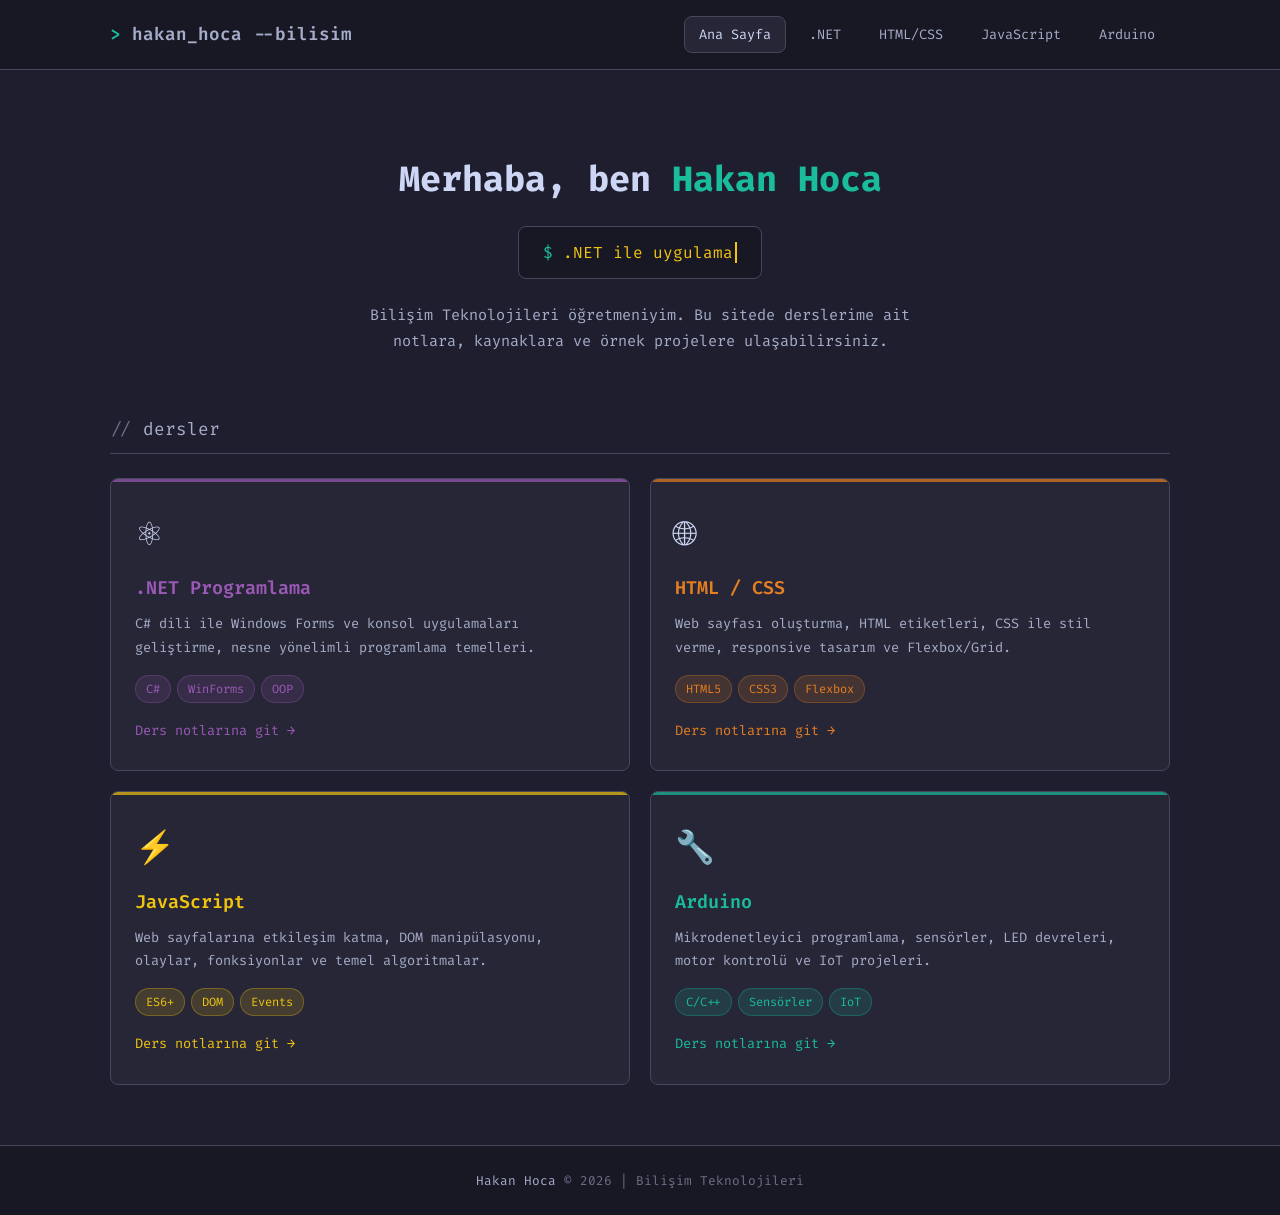
<file: index.html>
<!DOCTYPE html>
<html lang="tr">
<head>
  <meta charset="UTF-8">
  <meta name="viewport" content="width=device-width, initial-scale=1.0">
  <title>Hakan Hoca | Bilişim Teknolojileri</title>
  <link rel="stylesheet" href="css/style.css">
</head>
<body>

  <!-- HEADER -->
  <header class="header">
    <div class="container">
      <a href="index.html" class="logo">
        <span class="prompt">&gt;</span> <span class="command">hakan_hoca --bilisim</span>
      </a>
      <button class="mobile-toggle" aria-label="Menü">☰</button>
      <nav class="nav">
        <a href="index.html" class="active">Ana Sayfa</a>
        <a href="pages/dotnet.html">.NET</a>
        <a href="pages/htmlcss.html">HTML/CSS</a>
        <a href="pages/javascript.html">JavaScript</a>
        <a href="pages/arduino.html">Arduino</a>
      </nav>
    </div>
  </header>

  <!-- HERO -->
  <section class="hero">
    <div class="container">
      <h1>Merhaba, ben <span class="highlight">Hakan Hoca</span></h1>
      <div class="typing-wrapper">
        <span class="prefix">$</span> <span id="typing-text"></span>
      </div>
      <p>Bilişim Teknolojileri öğretmeniyim. Bu sitede derslerime ait notlara, kaynaklara ve örnek projelere ulaşabilirsiniz.</p>
    </div>
  </section>

  <!-- DERSLER -->
  <section class="container">
    <div class="section-title">// <span>dersler</span></div>
    <div class="cards-grid">

      <!-- .NET -->
      <a href="pages/dotnet.html" class="card dotnet">
        <div class="card-icon">⚛</div>
        <h3>.NET Programlama</h3>
        <p>C# dili ile Windows Forms ve konsol uygulamaları geliştirme, nesne yönelimli programlama temelleri.</p>
        <div class="tag-list">
          <span class="tag">C#</span>
          <span class="tag">WinForms</span>
          <span class="tag">OOP</span>
        </div>
        <span class="card-link">Ders notlarına git →</span>
      </a>

      <!-- HTML/CSS -->
      <a href="pages/htmlcss.html" class="card htmlcss">
        <div class="card-icon">🌐</div>
        <h3>HTML / CSS</h3>
        <p>Web sayfası oluşturma, HTML etiketleri, CSS ile stil verme, responsive tasarım ve Flexbox/Grid.</p>
        <div class="tag-list">
          <span class="tag">HTML5</span>
          <span class="tag">CSS3</span>
          <span class="tag">Flexbox</span>
        </div>
        <span class="card-link">Ders notlarına git →</span>
      </a>

      <!-- JavaScript -->
      <a href="pages/javascript.html" class="card javascript">
        <div class="card-icon">⚡</div>
        <h3>JavaScript</h3>
        <p>Web sayfalarına etkileşim katma, DOM manipülasyonu, olaylar, fonksiyonlar ve temel algoritmalar.</p>
        <div class="tag-list">
          <span class="tag">ES6+</span>
          <span class="tag">DOM</span>
          <span class="tag">Events</span>
        </div>
        <span class="card-link">Ders notlarına git →</span>
      </a>

      <!-- Arduino -->
      <a href="pages/arduino.html" class="card arduino">
        <div class="card-icon">🔧</div>
        <h3>Arduino</h3>
        <p>Mikrodenetleyici programlama, sensörler, LED devreleri, motor kontrolü ve IoT projeleri.</p>
        <div class="tag-list">
          <span class="tag">C/C++</span>
          <span class="tag">Sensörler</span>
          <span class="tag">IoT</span>
        </div>
        <span class="card-link">Ders notlarına git →</span>
      </a>

    </div>
  </section>

  <!-- FOOTER -->
  <footer class="footer">
    <div class="container">
      <p><span>Hakan Hoca</span> &copy; 2026 | Bilişim Teknolojileri</p>
    </div>
  </footer>

  <script src="js/main.js"></script>
</body>
</html>
</file>
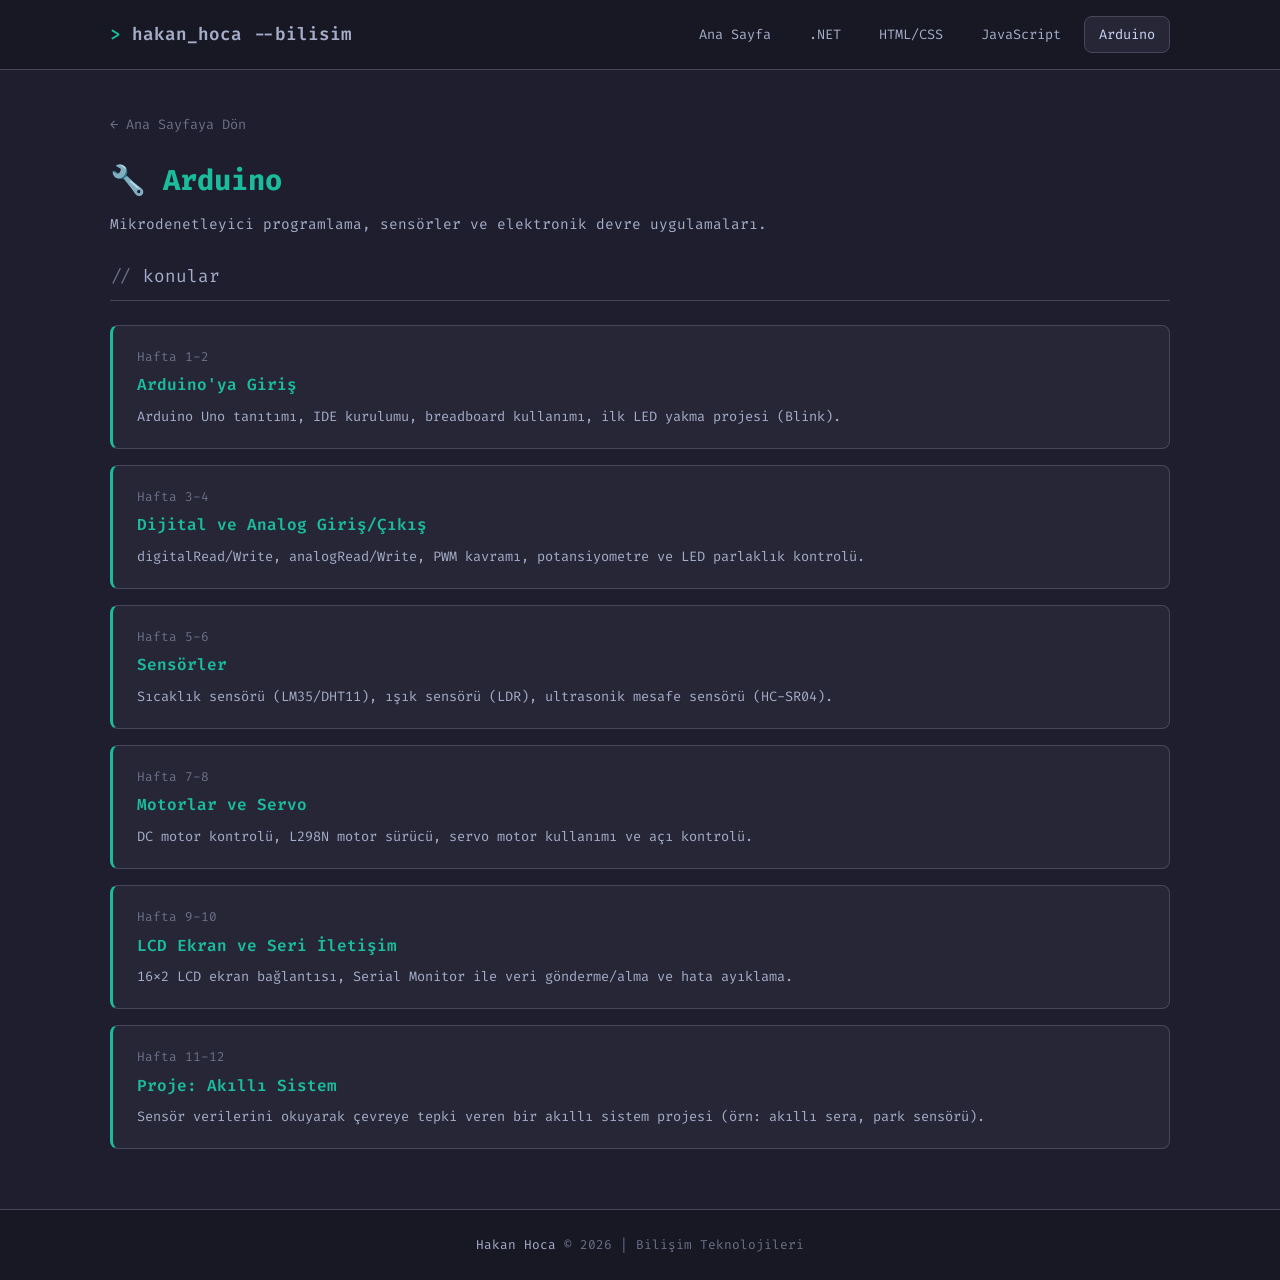
<file: pages/arduino.html>
<!DOCTYPE html>
<html lang="tr">
<head>
  <meta charset="UTF-8">
  <meta name="viewport" content="width=device-width, initial-scale=1.0">
  <title>Arduino | Hakan Hoca</title>
  <link rel="stylesheet" href="../css/style.css">
  <style>:root { --page-accent: #1abc9c; }</style>
</head>
<body>

  <!-- HEADER -->
  <header class="header">
    <div class="container">
      <a href="../index.html" class="logo">
        <span class="prompt">&gt;</span> <span class="command">hakan_hoca --bilisim</span>
      </a>
      <button class="mobile-toggle" aria-label="Menü">☰</button>
      <nav class="nav">
        <a href="../index.html">Ana Sayfa</a>
        <a href="dotnet.html">.NET</a>
        <a href="htmlcss.html">HTML/CSS</a>
        <a href="javascript.html">JavaScript</a>
        <a href="arduino.html" class="active">Arduino</a>
      </nav>
    </div>
  </header>

  <!-- İÇERİK -->
  <section class="container">
    <div class="page-header">
      <a href="../index.html" class="back-link">← Ana Sayfaya Dön</a>
      <h1 class="page-title" style="color: var(--page-accent);">🔧 Arduino</h1>
      <p class="page-desc">Mikrodenetleyici programlama, sensörler ve elektronik devre uygulamaları.</p>
    </div>

    <div class="section-title">// <span>konular</span></div>

    <div class="topics-grid">
      <div class="topic-card">
        <div class="topic-number">Hafta 1-2</div>
        <h3>Arduino'ya Giriş</h3>
        <p>Arduino Uno tanıtımı, IDE kurulumu, breadboard kullanımı, ilk LED yakma projesi (Blink).</p>
      </div>

      <div class="topic-card">
        <div class="topic-number">Hafta 3-4</div>
        <h3>Dijital ve Analog Giriş/Çıkış</h3>
        <p>digitalRead/Write, analogRead/Write, PWM kavramı, potansiyometre ve LED parlaklık kontrolü.</p>
      </div>

      <div class="topic-card">
        <div class="topic-number">Hafta 5-6</div>
        <h3>Sensörler</h3>
        <p>Sıcaklık sensörü (LM35/DHT11), ışık sensörü (LDR), ultrasonik mesafe sensörü (HC-SR04).</p>
      </div>

      <div class="topic-card">
        <div class="topic-number">Hafta 7-8</div>
        <h3>Motorlar ve Servo</h3>
        <p>DC motor kontrolü, L298N motor sürücü, servo motor kullanımı ve açı kontrolü.</p>
      </div>

      <div class="topic-card">
        <div class="topic-number">Hafta 9-10</div>
        <h3>LCD Ekran ve Seri İletişim</h3>
        <p>16x2 LCD ekran bağlantısı, Serial Monitor ile veri gönderme/alma ve hata ayıklama.</p>
      </div>

      <div class="topic-card">
        <div class="topic-number">Hafta 11-12</div>
        <h3>Proje: Akıllı Sistem</h3>
        <p>Sensör verilerini okuyarak çevreye tepki veren bir akıllı sistem projesi (örn: akıllı sera, park sensörü).</p>
      </div>
    </div>
  </section>

  <!-- FOOTER -->
  <footer class="footer">
    <div class="container">
      <p><span>Hakan Hoca</span> &copy; 2026 | Bilişim Teknolojileri</p>
    </div>
  </footer>

  <script src="../js/main.js"></script>
</body>
</html>
</file>
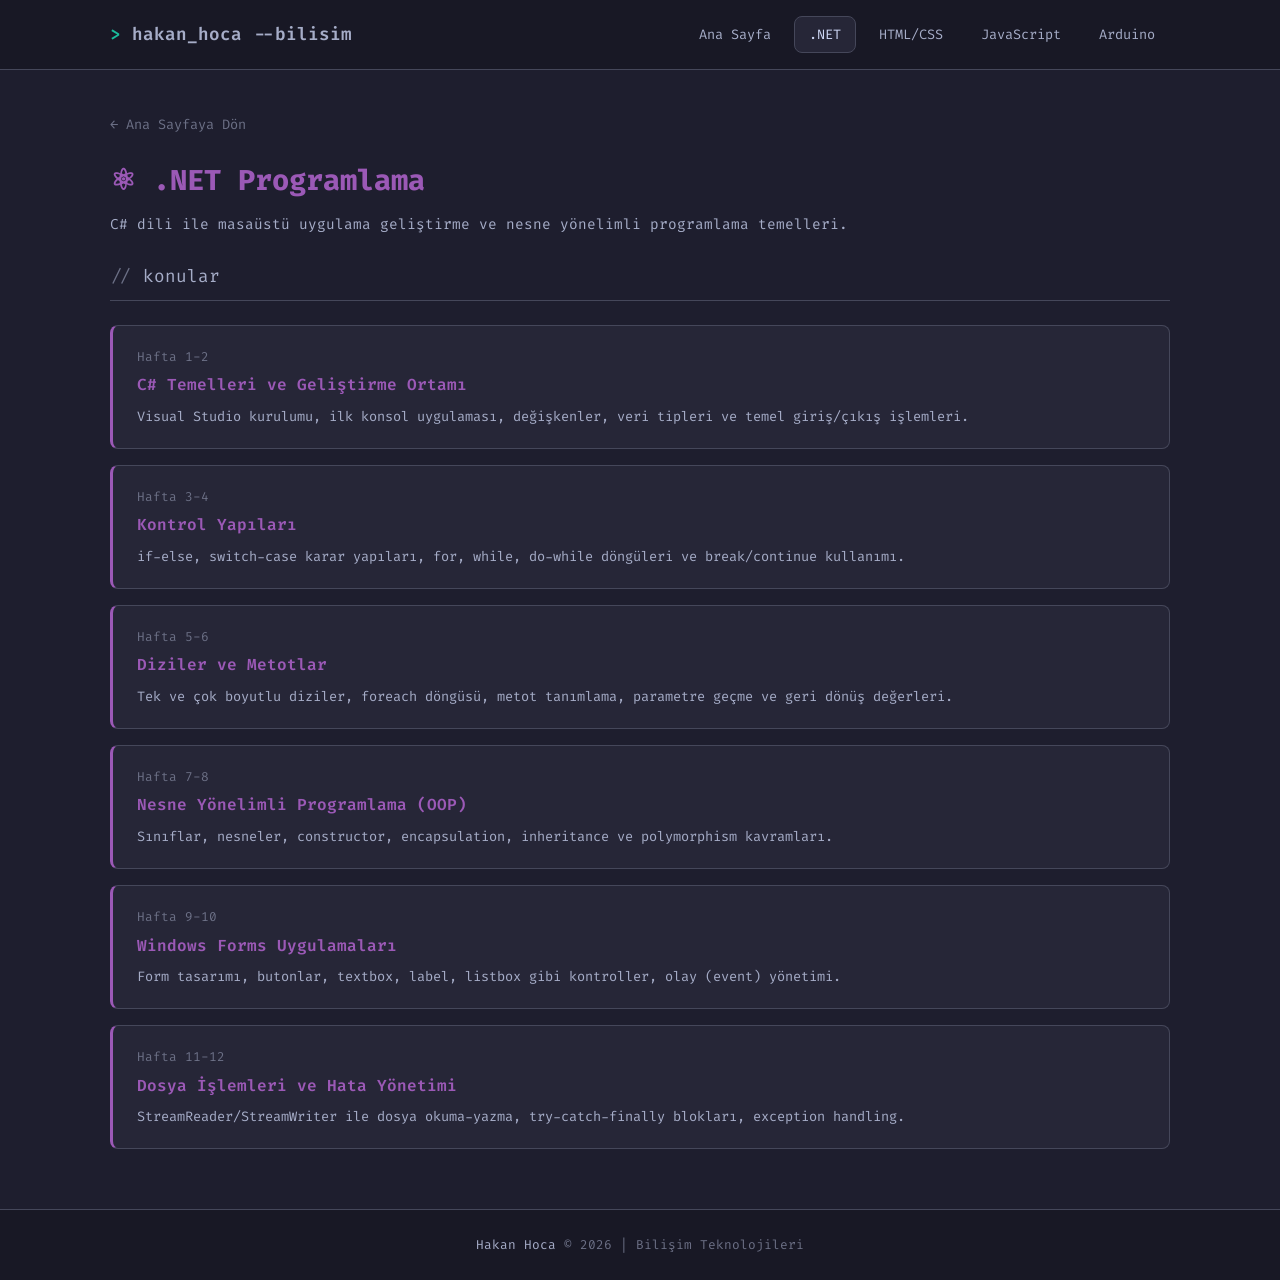
<file: pages/dotnet.html>
<!DOCTYPE html>
<html lang="tr">
<head>
  <meta charset="UTF-8">
  <meta name="viewport" content="width=device-width, initial-scale=1.0">
  <title>.NET Programlama | Hakan Hoca</title>
  <link rel="stylesheet" href="../css/style.css">
  <style>:root { --page-accent: #9b59b6; }</style>
</head>
<body>

  <!-- HEADER -->
  <header class="header">
    <div class="container">
      <a href="../index.html" class="logo">
        <span class="prompt">&gt;</span> <span class="command">hakan_hoca --bilisim</span>
      </a>
      <button class="mobile-toggle" aria-label="Menü">☰</button>
      <nav class="nav">
        <a href="../index.html">Ana Sayfa</a>
        <a href="dotnet.html" class="active">.NET</a>
        <a href="htmlcss.html">HTML/CSS</a>
        <a href="javascript.html">JavaScript</a>
        <a href="arduino.html">Arduino</a>
      </nav>
    </div>
  </header>

  <!-- İÇERİK -->
  <section class="container">
    <div class="page-header">
      <a href="../index.html" class="back-link">← Ana Sayfaya Dön</a>
      <h1 class="page-title" style="color: var(--page-accent);">⚛ .NET Programlama</h1>
      <p class="page-desc">C# dili ile masaüstü uygulama geliştirme ve nesne yönelimli programlama temelleri.</p>
    </div>

    <div class="section-title">// <span>konular</span></div>

    <div class="topics-grid">
      <div class="topic-card">
        <div class="topic-number">Hafta 1-2</div>
        <h3>C# Temelleri ve Geliştirme Ortamı</h3>
        <p>Visual Studio kurulumu, ilk konsol uygulaması, değişkenler, veri tipleri ve temel giriş/çıkış işlemleri.</p>
      </div>

      <div class="topic-card">
        <div class="topic-number">Hafta 3-4</div>
        <h3>Kontrol Yapıları</h3>
        <p>if-else, switch-case karar yapıları, for, while, do-while döngüleri ve break/continue kullanımı.</p>
      </div>

      <div class="topic-card">
        <div class="topic-number">Hafta 5-6</div>
        <h3>Diziler ve Metotlar</h3>
        <p>Tek ve çok boyutlu diziler, foreach döngüsü, metot tanımlama, parametre geçme ve geri dönüş değerleri.</p>
      </div>

      <div class="topic-card">
        <div class="topic-number">Hafta 7-8</div>
        <h3>Nesne Yönelimli Programlama (OOP)</h3>
        <p>Sınıflar, nesneler, constructor, encapsulation, inheritance ve polymorphism kavramları.</p>
      </div>

      <div class="topic-card">
        <div class="topic-number">Hafta 9-10</div>
        <h3>Windows Forms Uygulamaları</h3>
        <p>Form tasarımı, butonlar, textbox, label, listbox gibi kontroller, olay (event) yönetimi.</p>
      </div>

      <div class="topic-card">
        <div class="topic-number">Hafta 11-12</div>
        <h3>Dosya İşlemleri ve Hata Yönetimi</h3>
        <p>StreamReader/StreamWriter ile dosya okuma-yazma, try-catch-finally blokları, exception handling.</p>
      </div>
    </div>
  </section>

  <!-- FOOTER -->
  <footer class="footer">
    <div class="container">
      <p><span>Hakan Hoca</span> &copy; 2026 | Bilişim Teknolojileri</p>
    </div>
  </footer>

  <script src="../js/main.js"></script>
</body>
</html>
</file>
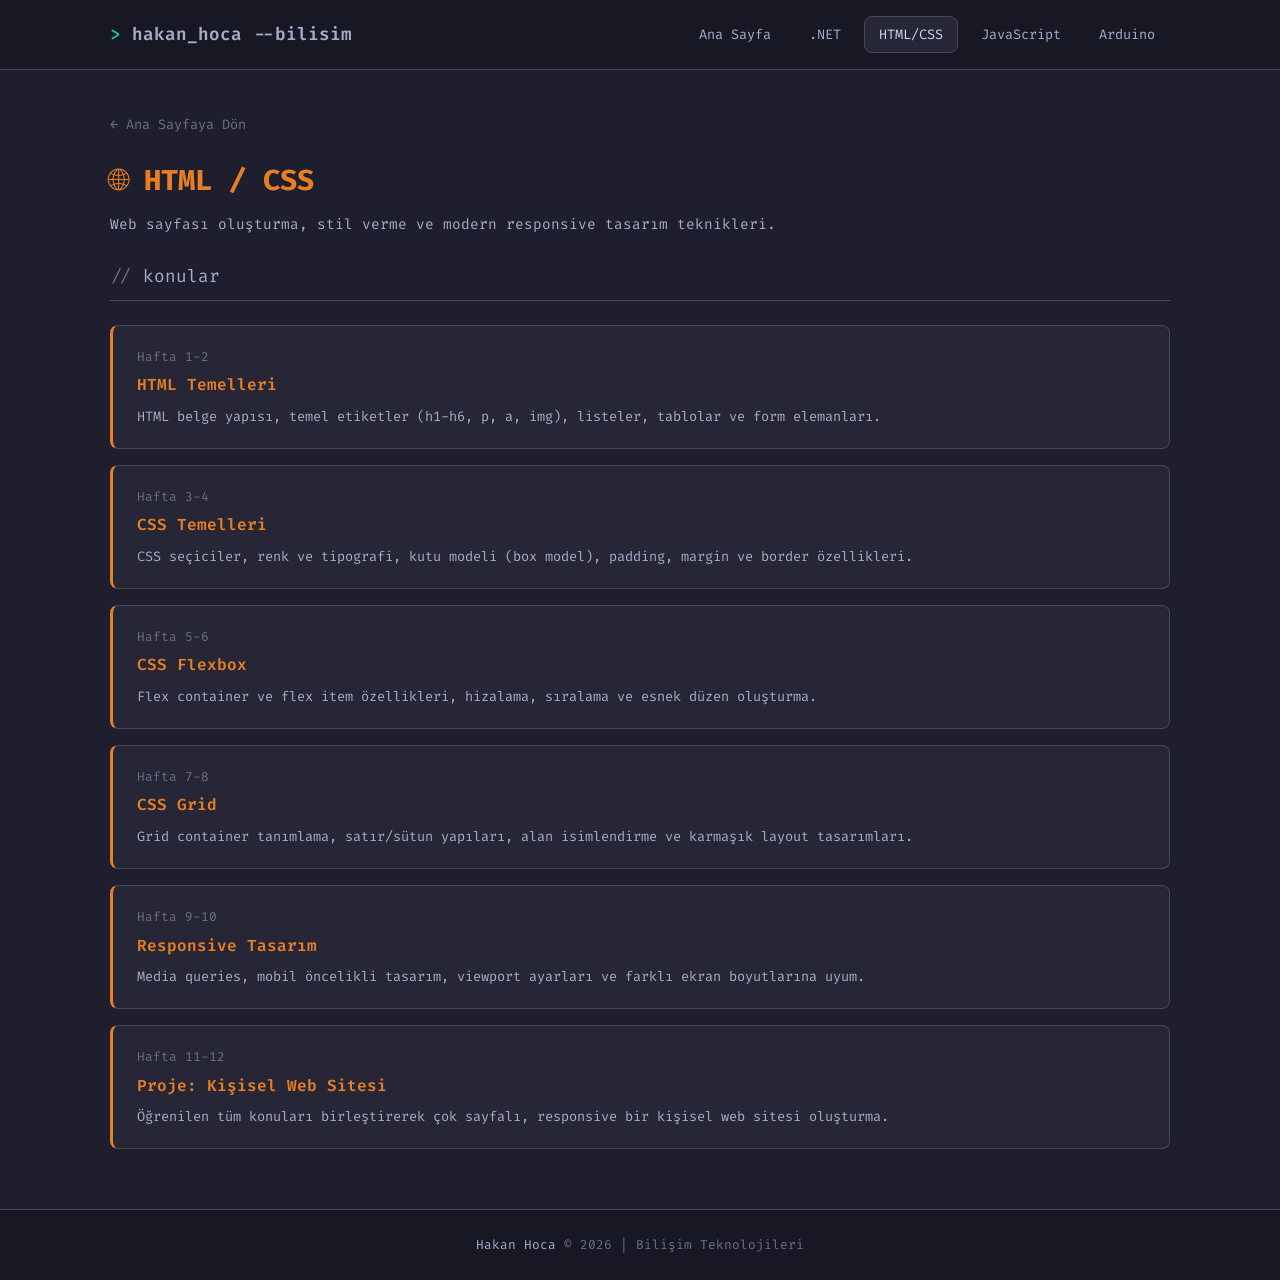
<file: pages/htmlcss.html>
<!DOCTYPE html>
<html lang="tr">
<head>
  <meta charset="UTF-8">
  <meta name="viewport" content="width=device-width, initial-scale=1.0">
  <title>HTML / CSS | Hakan Hoca</title>
  <link rel="stylesheet" href="../css/style.css">
  <style>:root { --page-accent: #e67e22; }</style>
</head>
<body>

  <!-- HEADER -->
  <header class="header">
    <div class="container">
      <a href="../index.html" class="logo">
        <span class="prompt">&gt;</span> <span class="command">hakan_hoca --bilisim</span>
      </a>
      <button class="mobile-toggle" aria-label="Menü">☰</button>
      <nav class="nav">
        <a href="../index.html">Ana Sayfa</a>
        <a href="dotnet.html">.NET</a>
        <a href="htmlcss.html" class="active">HTML/CSS</a>
        <a href="javascript.html">JavaScript</a>
        <a href="arduino.html">Arduino</a>
      </nav>
    </div>
  </header>

  <!-- İÇERİK -->
  <section class="container">
    <div class="page-header">
      <a href="../index.html" class="back-link">← Ana Sayfaya Dön</a>
      <h1 class="page-title" style="color: var(--page-accent);">🌐 HTML / CSS</h1>
      <p class="page-desc">Web sayfası oluşturma, stil verme ve modern responsive tasarım teknikleri.</p>
    </div>

    <div class="section-title">// <span>konular</span></div>

    <div class="topics-grid">
      <div class="topic-card">
        <div class="topic-number">Hafta 1-2</div>
        <h3>HTML Temelleri</h3>
        <p>HTML belge yapısı, temel etiketler (h1-h6, p, a, img), listeler, tablolar ve form elemanları.</p>
      </div>

      <div class="topic-card">
        <div class="topic-number">Hafta 3-4</div>
        <h3>CSS Temelleri</h3>
        <p>CSS seçiciler, renk ve tipografi, kutu modeli (box model), padding, margin ve border özellikleri.</p>
      </div>

      <div class="topic-card">
        <div class="topic-number">Hafta 5-6</div>
        <h3>CSS Flexbox</h3>
        <p>Flex container ve flex item özellikleri, hizalama, sıralama ve esnek düzen oluşturma.</p>
      </div>

      <div class="topic-card">
        <div class="topic-number">Hafta 7-8</div>
        <h3>CSS Grid</h3>
        <p>Grid container tanımlama, satır/sütun yapıları, alan isimlendirme ve karmaşık layout tasarımları.</p>
      </div>

      <div class="topic-card">
        <div class="topic-number">Hafta 9-10</div>
        <h3>Responsive Tasarım</h3>
        <p>Media queries, mobil öncelikli tasarım, viewport ayarları ve farklı ekran boyutlarına uyum.</p>
      </div>

      <div class="topic-card">
        <div class="topic-number">Hafta 11-12</div>
        <h3>Proje: Kişisel Web Sitesi</h3>
        <p>Öğrenilen tüm konuları birleştirerek çok sayfalı, responsive bir kişisel web sitesi oluşturma.</p>
      </div>
    </div>
  </section>

  <!-- FOOTER -->
  <footer class="footer">
    <div class="container">
      <p><span>Hakan Hoca</span> &copy; 2026 | Bilişim Teknolojileri</p>
    </div>
  </footer>

  <script src="../js/main.js"></script>
</body>
</html>
</file>
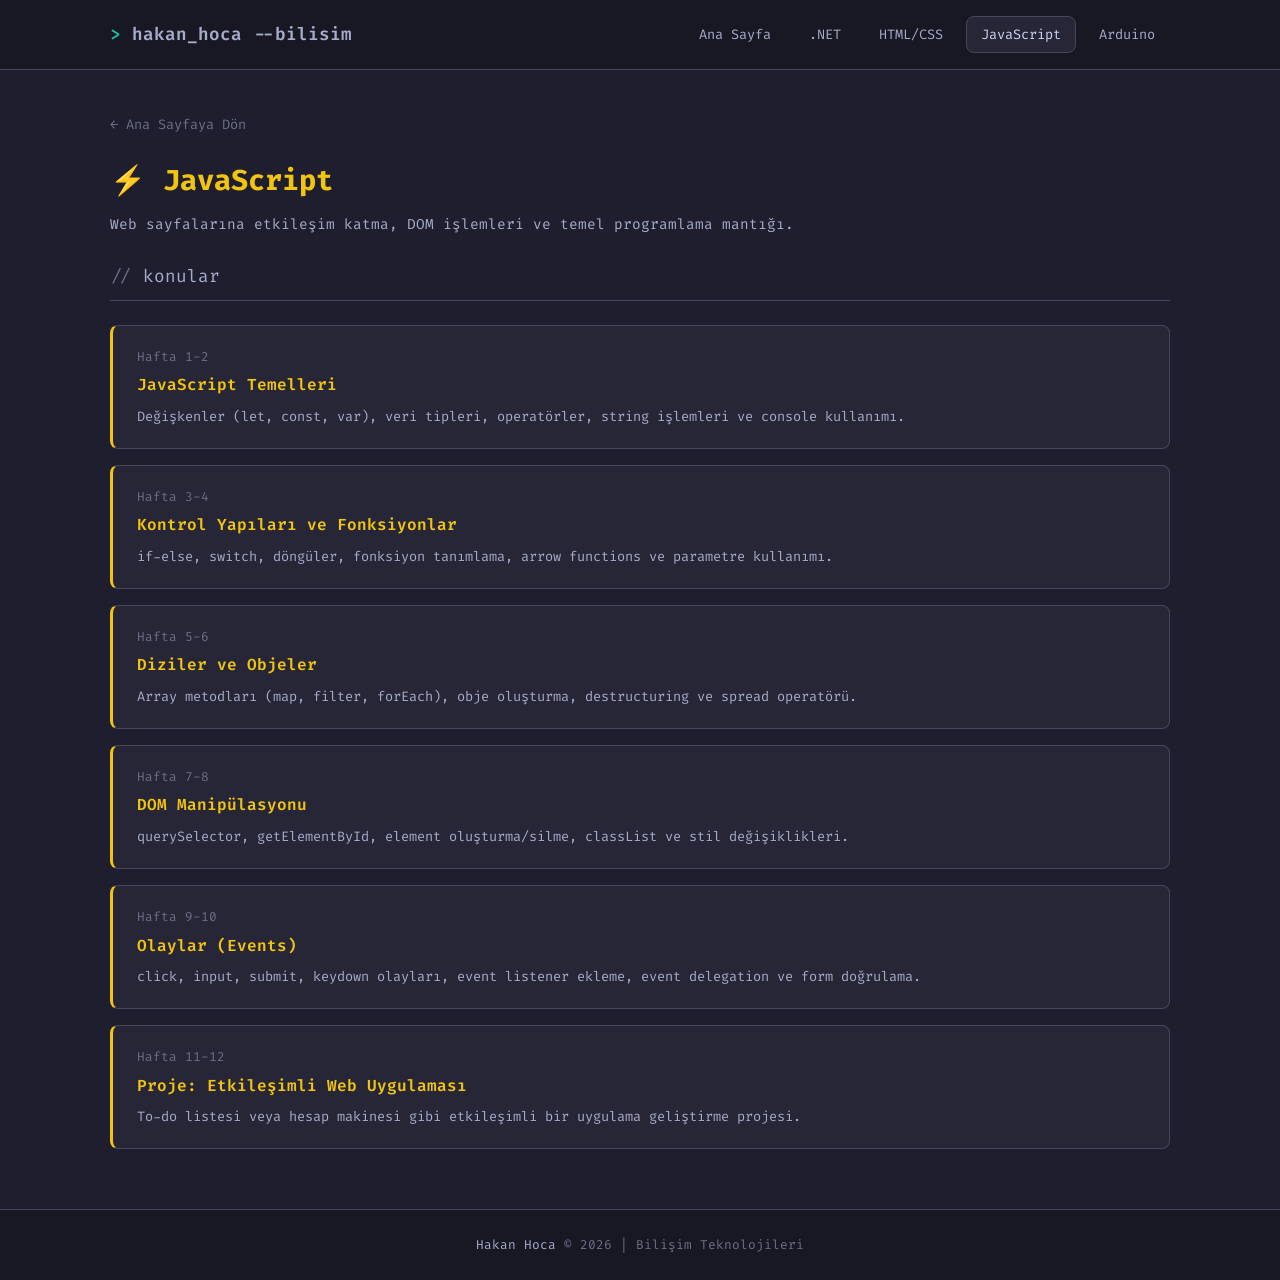
<file: pages/javascript.html>
<!DOCTYPE html>
<html lang="tr">
<head>
  <meta charset="UTF-8">
  <meta name="viewport" content="width=device-width, initial-scale=1.0">
  <title>JavaScript | Hakan Hoca</title>
  <link rel="stylesheet" href="../css/style.css">
  <style>:root { --page-accent: #f1c40f; }</style>
</head>
<body>

  <!-- HEADER -->
  <header class="header">
    <div class="container">
      <a href="../index.html" class="logo">
        <span class="prompt">&gt;</span> <span class="command">hakan_hoca --bilisim</span>
      </a>
      <button class="mobile-toggle" aria-label="Menü">☰</button>
      <nav class="nav">
        <a href="../index.html">Ana Sayfa</a>
        <a href="dotnet.html">.NET</a>
        <a href="htmlcss.html">HTML/CSS</a>
        <a href="javascript.html" class="active">JavaScript</a>
        <a href="arduino.html">Arduino</a>
      </nav>
    </div>
  </header>

  <!-- İÇERİK -->
  <section class="container">
    <div class="page-header">
      <a href="../index.html" class="back-link">← Ana Sayfaya Dön</a>
      <h1 class="page-title" style="color: var(--page-accent);">⚡ JavaScript</h1>
      <p class="page-desc">Web sayfalarına etkileşim katma, DOM işlemleri ve temel programlama mantığı.</p>
    </div>

    <div class="section-title">// <span>konular</span></div>

    <div class="topics-grid">
      <div class="topic-card">
        <div class="topic-number">Hafta 1-2</div>
        <h3>JavaScript Temelleri</h3>
        <p>Değişkenler (let, const, var), veri tipleri, operatörler, string işlemleri ve console kullanımı.</p>
      </div>

      <div class="topic-card">
        <div class="topic-number">Hafta 3-4</div>
        <h3>Kontrol Yapıları ve Fonksiyonlar</h3>
        <p>if-else, switch, döngüler, fonksiyon tanımlama, arrow functions ve parametre kullanımı.</p>
      </div>

      <div class="topic-card">
        <div class="topic-number">Hafta 5-6</div>
        <h3>Diziler ve Objeler</h3>
        <p>Array metodları (map, filter, forEach), obje oluşturma, destructuring ve spread operatörü.</p>
      </div>

      <div class="topic-card">
        <div class="topic-number">Hafta 7-8</div>
        <h3>DOM Manipülasyonu</h3>
        <p>querySelector, getElementById, element oluşturma/silme, classList ve stil değişiklikleri.</p>
      </div>

      <div class="topic-card">
        <div class="topic-number">Hafta 9-10</div>
        <h3>Olaylar (Events)</h3>
        <p>click, input, submit, keydown olayları, event listener ekleme, event delegation ve form doğrulama.</p>
      </div>

      <div class="topic-card">
        <div class="topic-number">Hafta 11-12</div>
        <h3>Proje: Etkileşimli Web Uygulaması</h3>
        <p>To-do listesi veya hesap makinesi gibi etkileşimli bir uygulama geliştirme projesi.</p>
      </div>
    </div>
  </section>

  <!-- FOOTER -->
  <footer class="footer">
    <div class="container">
      <p><span>Hakan Hoca</span> &copy; 2026 | Bilişim Teknolojileri</p>
    </div>
  </footer>

  <script src="../js/main.js"></script>
</body>
</html>
</file>
<file: css/style.css>
/* ========== IMPORTS ========== */
@import url('https://fonts.googleapis.com/css2?family=Fira+Code:wght@300;400;500;600;700&display=swap');

/* ========== CSS VARIABLES ========== */
:root {
  --bg-primary: #1e1e2e;
  --bg-secondary: #181825;
  --bg-card: #262637;
  --bg-card-hover: #2e2e42;
  --text-primary: #cdd6f4;
  --text-secondary: #a6adc8;
  --text-muted: #6c7086;
  --border-color: #45475a;
  --accent-dotnet: #9b59b6;
  --accent-htmlcss: #e67e22;
  --accent-js: #f1c40f;
  --accent-arduino: #1abc9c;
  --font-mono: 'Fira Code', 'Courier New', monospace;
  --radius: 8px;
  --transition: 0.3s ease;
}

/* ========== RESET & BASE ========== */
*, *::before, *::after {
  margin: 0;
  padding: 0;
  box-sizing: border-box;
}

html {
  scroll-behavior: smooth;
}

body {
  font-family: var(--font-mono);
  background-color: var(--bg-primary);
  color: var(--text-primary);
  line-height: 1.7;
  min-height: 100vh;
}

a {
  color: inherit;
  text-decoration: none;
}

/* ========== SCROLLBAR ========== */
::-webkit-scrollbar {
  width: 8px;
}
::-webkit-scrollbar-track {
  background: var(--bg-secondary);
}
::-webkit-scrollbar-thumb {
  background: var(--border-color);
  border-radius: 4px;
}
::-webkit-scrollbar-thumb:hover {
  background: var(--text-muted);
}

/* ========== LAYOUT ========== */
.container {
  max-width: 1100px;
  margin: 0 auto;
  padding: 0 20px;
}

/* ========== HEADER ========== */
.header {
  background: var(--bg-secondary);
  border-bottom: 1px solid var(--border-color);
  padding: 16px 0;
  position: sticky;
  top: 0;
  z-index: 100;
}

.header .container {
  display: flex;
  justify-content: space-between;
  align-items: center;
}

.logo {
  font-size: 1.1rem;
  font-weight: 600;
  color: var(--text-primary);
}

.logo .prompt {
  color: var(--accent-arduino);
}

.logo .command {
  color: var(--text-secondary);
}

.nav {
  display: flex;
  gap: 8px;
}

.nav a {
  padding: 6px 14px;
  border-radius: var(--radius);
  font-size: 0.85rem;
  color: var(--text-secondary);
  transition: var(--transition);
  border: 1px solid transparent;
}

.nav a:hover,
.nav a.active {
  color: var(--text-primary);
  background: var(--bg-card);
  border-color: var(--border-color);
}

.mobile-toggle {
  display: none;
  background: none;
  border: 1px solid var(--border-color);
  color: var(--text-primary);
  font-family: var(--font-mono);
  font-size: 1.2rem;
  padding: 4px 10px;
  border-radius: var(--radius);
  cursor: pointer;
}

/* ========== HERO ========== */
.hero {
  padding: 80px 0 60px;
  text-align: center;
}

.hero h1 {
  font-size: 2.2rem;
  font-weight: 700;
  margin-bottom: 16px;
}

.hero h1 .highlight {
  color: var(--accent-arduino);
}

.typing-wrapper {
  display: inline-block;
  background: var(--bg-secondary);
  border: 1px solid var(--border-color);
  border-radius: var(--radius);
  padding: 12px 24px;
  margin-bottom: 24px;
}

.typing-wrapper .prefix {
  color: var(--accent-arduino);
}

#typing-text {
  color: var(--accent-js);
  border-right: 2px solid var(--accent-js);
  padding-right: 2px;
}

.hero p {
  color: var(--text-secondary);
  font-size: 0.95rem;
  max-width: 600px;
  margin: 0 auto;
}

/* ========== DERS KARTLARI GRID ========== */
.section-title {
  font-size: 1.1rem;
  color: var(--text-muted);
  margin-bottom: 24px;
  padding-bottom: 8px;
  border-bottom: 1px solid var(--border-color);
}

.section-title span {
  color: var(--text-secondary);
}

.cards-grid {
  display: grid;
  grid-template-columns: repeat(2, 1fr);
  gap: 20px;
  padding-bottom: 60px;
}

/* ========== DERS KARTI ========== */
.card {
  background: var(--bg-card);
  border: 1px solid var(--border-color);
  border-radius: var(--radius);
  padding: 28px 24px;
  transition: var(--transition);
  position: relative;
  overflow: hidden;
  display: flex;
  flex-direction: column;
}

.card::before {
  content: '';
  position: absolute;
  top: 0;
  left: 0;
  right: 0;
  height: 3px;
  background: var(--card-accent);
  opacity: 0.7;
  transition: var(--transition);
}

.card:hover {
  transform: translateY(-4px);
  background: var(--bg-card-hover);
  border-color: var(--card-accent);
  box-shadow: 0 8px 30px rgba(0, 0, 0, 0.3), 0 0 15px color-mix(in srgb, var(--card-accent) 20%, transparent);
}

.card:hover::before {
  opacity: 1;
  height: 4px;
}

.card-icon {
  font-size: 2rem;
  margin-bottom: 12px;
}

.card h3 {
  font-size: 1.15rem;
  font-weight: 600;
  margin-bottom: 8px;
  color: var(--card-accent);
}

.card p {
  color: var(--text-secondary);
  font-size: 0.85rem;
  margin-bottom: 16px;
  flex-grow: 1;
}

.card .tag-list {
  display: flex;
  flex-wrap: wrap;
  gap: 6px;
  margin-bottom: 16px;
}

.card .tag {
  font-size: 0.75rem;
  padding: 3px 10px;
  border-radius: 20px;
  background: color-mix(in srgb, var(--card-accent) 15%, transparent);
  color: var(--card-accent);
  border: 1px solid color-mix(in srgb, var(--card-accent) 30%, transparent);
}

.card .card-link {
  display: inline-flex;
  align-items: center;
  gap: 6px;
  font-size: 0.85rem;
  color: var(--card-accent);
  transition: var(--transition);
}

.card .card-link:hover {
  gap: 10px;
}

/* Card accent colors */
.card.dotnet { --card-accent: var(--accent-dotnet); }
.card.htmlcss { --card-accent: var(--accent-htmlcss); }
.card.javascript { --card-accent: var(--accent-js); }
.card.arduino { --card-accent: var(--accent-arduino); }

/* ========== FOOTER ========== */
.footer {
  background: var(--bg-secondary);
  border-top: 1px solid var(--border-color);
  padding: 24px 0;
  text-align: center;
  color: var(--text-muted);
  font-size: 0.8rem;
}

.footer span {
  color: var(--text-secondary);
}

/* ========== DERS SAYFASI ========== */
.page-header {
  padding: 40px 0 24px;
}

.back-link {
  display: inline-flex;
  align-items: center;
  gap: 6px;
  color: var(--text-muted);
  font-size: 0.85rem;
  margin-bottom: 20px;
  transition: var(--transition);
}

.back-link:hover {
  color: var(--text-primary);
}

.page-title {
  font-size: 1.8rem;
  font-weight: 700;
}

.page-desc {
  color: var(--text-secondary);
  font-size: 0.9rem;
  margin-top: 8px;
}

/* ========== KONU KARTLARI ========== */
.topics-grid {
  display: grid;
  grid-template-columns: 1fr;
  gap: 16px;
  padding-bottom: 60px;
}

.topic-card {
  background: var(--bg-card);
  border: 1px solid var(--border-color);
  border-left: 3px solid var(--page-accent, var(--accent-arduino));
  border-radius: var(--radius);
  padding: 20px 24px;
  transition: var(--transition);
}

.topic-card:hover {
  background: var(--bg-card-hover);
  border-left-color: var(--page-accent, var(--accent-arduino));
  box-shadow: 0 4px 20px rgba(0, 0, 0, 0.2);
}

.topic-card h3 {
  font-size: 1rem;
  font-weight: 600;
  margin-bottom: 6px;
  color: var(--page-accent, var(--text-primary));
}

.topic-card .topic-number {
  color: var(--text-muted);
  font-size: 0.8rem;
  margin-bottom: 4px;
}

.topic-card p {
  color: var(--text-secondary);
  font-size: 0.85rem;
}

/* ========== RESPONSIVE ========== */
@media (max-width: 768px) {
  .hero {
    padding: 50px 0 40px;
  }

  .hero h1 {
    font-size: 1.6rem;
  }

  .cards-grid {
    grid-template-columns: 1fr;
  }

  .nav {
    display: none;
    position: absolute;
    top: 100%;
    left: 0;
    right: 0;
    background: var(--bg-secondary);
    border-bottom: 1px solid var(--border-color);
    flex-direction: column;
    padding: 12px 20px;
    gap: 4px;
  }

  .nav.open {
    display: flex;
  }

  .nav a {
    padding: 10px 14px;
  }

  .mobile-toggle {
    display: block;
  }

  .typing-wrapper {
    padding: 10px 16px;
    font-size: 0.85rem;
  }

  .page-title {
    font-size: 1.4rem;
  }
}

@media (max-width: 480px) {
  .hero h1 {
    font-size: 1.3rem;
  }

  .card {
    padding: 20px 18px;
  }
}
</file>
